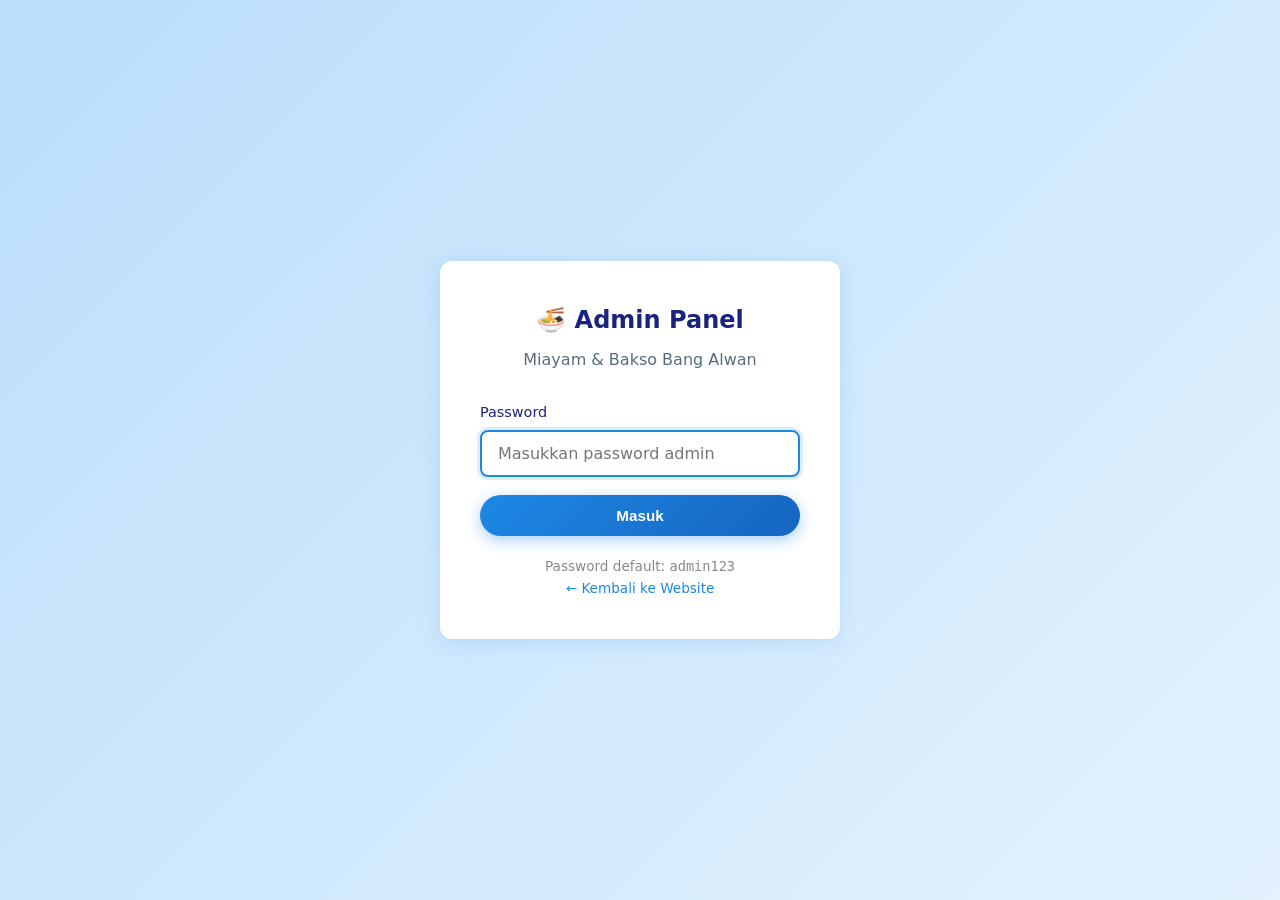
<file: miayam-bang-alwan/admin.html>
<!DOCTYPE html>
<html lang="id">
<head>
  <meta charset="UTF-8">
  <meta name="viewport" content="width=device-width, initial-scale=1.0">
  <title>Admin Panel - Miayam & Bakso Bang Alwan</title>
  <link rel="stylesheet" href="css/style.css">
  <link rel="icon" href="data:image/svg+xml,<svg xmlns='http://www.w3.org/2000/svg' viewBox='0 0 100 100'><text y='.9em' font-size='90'>🍜</text></svg>">
  <style>
    .badge-status {
      padding: 4px 10px;
      border-radius: 20px;
      font-size: 0.8rem;
      font-weight: 600;
    }
    .badge-status.baru { background: #BBDEFB; color: #1565C0; }
    .badge-status.diproses { background: #FFE0B2; color: #E65100; }
    .badge-status.dikirim { background: #C8E6C9; color: #2E7D32; }
    .badge-status.selesai { background: #E8F5E9; color: #1B5E20; }
    .badge-status.batal { background: #FFCDD2; color: #C62828; }
  </style>
</head>
<body>
  <!-- Login -->
  <div id="loginSection" class="login-page">
    <div class="login-card">
      <h2>🍜 Admin Panel</h2>
      <p class="subtitle">Miayam & Bakso Bang Alwan</p>
      <form onsubmit="login(event)">
        <div class="form-group">
          <label>Password</label>
          <input type="password" id="password" required placeholder="Masukkan password admin" autofocus>
        </div>
        <p id="loginError" style="color:#E53935;font-size:0.9rem;margin-bottom:12px;display:none;"></p>
        <button type="submit" class="btn btn-primary" style="width:100%;">Masuk</button>
      </form>
      <p style="text-align:center;margin-top:20px;font-size:0.85rem;color:#888;">
        Password default: <code>admin123</code><br>
        <a href="index.html" style="color:#1E88E5;">← Kembali ke Website</a>
      </p>
    </div>
  </div>

  <!-- Admin Dashboard -->
  <div id="adminSection" class="admin-layout" style="display:none;">
    <aside class="admin-sidebar">
      <div class="logo">🍜 Bang Alwan</div>
      <ul class="admin-nav">
        <li><a href="javascript:void(0)" data-page="dashboard" class="active" onclick="showPage('dashboard')">📊 Dashboard</a></li>
        <li><a href="javascript:void(0)" data-page="products" onclick="showPage('products')">🍜 Produk</a></li>
        <li><a href="javascript:void(0)" data-page="orders" onclick="showPage('orders')">📦 Pesanan</a></li>
        <li><a href="index.html" target="_blank">🌐 Lihat Website</a></li>
        <li><a href="javascript:void(0)" onclick="logout()" style="color:#EF9A9A;">🚪 Keluar</a></li>
      </ul>
    </aside>

    <main class="admin-content">
      <!-- Dashboard Page -->
      <div id="page-dashboard" class="admin-page">
        <div class="admin-header">
          <h2>Dashboard</h2>
          <span style="color:#666;">Selamat datang, Admin!</span>
        </div>
        <div class="stats-row">
          <div class="stat-card">
            <h3 id="statProducts">0</h3>
            <p>Total Produk</p>
          </div>
          <div class="stat-card">
            <h3 id="statOrders">0</h3>
            <p>Total Pesanan</p>
          </div>
          <div class="stat-card">
            <h3 id="statNew">0</h3>
            <p>Pesanan Baru</p>
          </div>
          <div class="stat-card">
            <h3 id="statRevenue">Rp 0</h3>
            <p>Total Pendapatan</p>
          </div>
        </div>
        <div class="table-wrap">
          <h3 style="padding:18px;">Pesanan Terbaru</h3>
          <table>
            <thead>
              <tr>
                <th>ID</th>
                <th>Pelanggan</th>
                <th>Total</th>
                <th>Status</th>
                <th>Tanggal</th>
              </tr>
            </thead>
            <tbody id="recentOrders"></tbody>
          </table>
        </div>
      </div>

      <!-- Products Page -->
      <div id="page-products" class="admin-page" style="display:none;">
        <div class="admin-header">
          <h2>Kelola Produk</h2>
          <button class="btn btn-primary" onclick="openProductModal()">+ Tambah Produk</button>
        </div>
        <div class="table-wrap">
          <table>
            <thead>
              <tr>
                <th>Gambar</th>
                <th>Nama</th>
                <th>Harga</th>
                <th>Kategori</th>
                <th>Badge</th>
                <th>Aksi</th>
              </tr>
            </thead>
            <tbody id="productsTable"></tbody>
          </table>
        </div>
      </div>

      <!-- Orders Page -->
      <div id="page-orders" class="admin-page" style="display:none;">
        <div class="admin-header">
          <h2>Kelola Pesanan</h2>
        </div>
        <div class="table-wrap">
          <table>
            <thead>
              <tr>
                <th>ID</th>
                <th>Pelanggan</th>
                <th>Item</th>
                <th>Total</th>
                <th>Status</th>
                <th>Tanggal</th>
                <th>Aksi</th>
              </tr>
            </thead>
            <tbody id="ordersTable"></tbody>
          </table>
        </div>
      </div>
    </main>
  </div>

  <!-- Product Modal -->
  <div class="modal-overlay" id="productModal">
    <div class="modal">
      <button class="close" onclick="document.getElementById('productModal').classList.remove('active')">&times;</button>
      <h3 id="modalTitle">Tambah Produk</h3>
      <form id="productForm" onsubmit="saveProduct(event)" style="margin-top:20px;">
        <input type="hidden" id="productId">
        <div class="form-group">
          <label>Nama Produk *</label>
          <input type="text" id="prodName" required>
        </div>
        <div class="form-group">
          <label>Deskripsi *</label>
          <textarea id="prodDesc" required></textarea>
        </div>
        <div class="form-group">
          <label>Harga (Rp) *</label>
          <input type="number" id="prodPrice" required min="0">
        </div>
        <div class="form-group">
          <label>URL Gambar</label>
          <input type="url" id="prodImage" placeholder="https://...">
        </div>
        <div class="form-group">
          <label>Kategori *</label>
          <select id="prodCategory" required>
            <option value="mie">Mie Ayam</option>
            <option value="bakso">Bakso</option>
            <option value="paket">Paket</option>
            <option value="minuman">Minuman</option>
          </select>
        </div>
        <div class="form-group">
          <label>Badge (opsional)</label>
          <input type="text" id="prodBadge" placeholder="Terlaris, Best Seller, dll">
        </div>
        <button type="submit" class="btn btn-primary" style="width:100%;">Simpan Produk</button>
      </form>
    </div>
  </div>

  <script src="js/admin.js"></script>
</body>
</html>
</file>
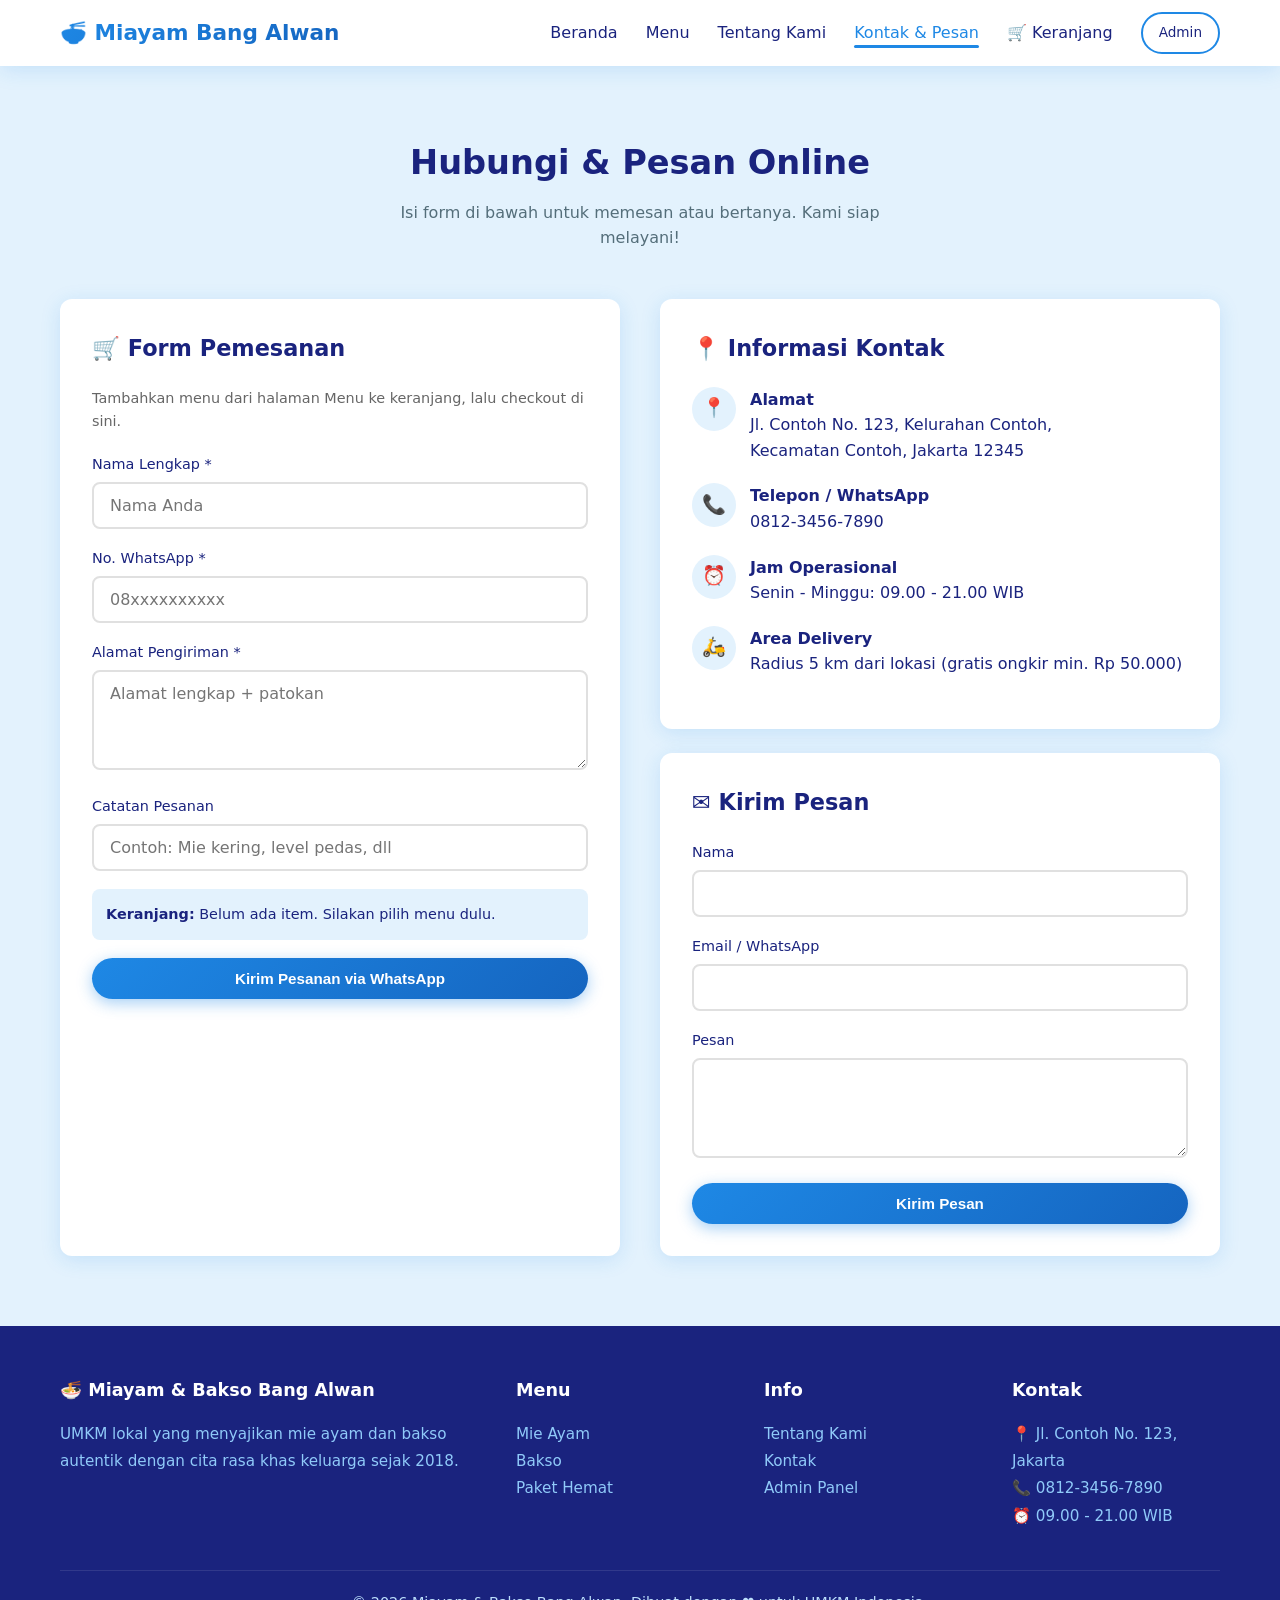
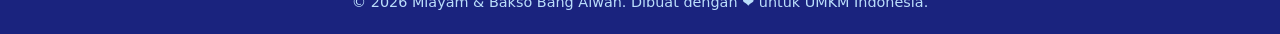
<file: miayam-bang-alwan/contact.html>
<!DOCTYPE html>
<html lang="id">
<head>
  <meta charset="UTF-8">
  <meta name="viewport" content="width=device-width, initial-scale=1.0">
  <title>Kontak & Pesan - Miayam & Bakso Bang Alwan</title>
  <link rel="stylesheet" href="css/style.css">
  <link rel="icon" href="data:image/svg+xml,<svg xmlns='http://www.w3.org/2000/svg' viewBox='0 0 100 100'><text y='.9em' font-size='90'>🍜</text></svg>">
</head>
<body>
  <nav class="navbar">
    <div class="container">
      <a href="index.html" class="logo"><span>🍜 Miayam Bang Alwan</span></a>
      <ul class="nav-links">
        <li><a href="index.html">Beranda</a></li>
        <li><a href="menu.html">Menu</a></li>
        <li><a href="about.html">Tentang Kami</a></li>
        <li><a href="contact.html" class="active">Kontak & Pesan</a></li>
        <li>
          <a href="javascript:void(0)" class="cart-btn" onclick="openCart()">
            🛒 Keranjang <span class="cart-count" style="display:none;">0</span>
          </a>
        </li>
        <li><a href="admin.html" class="btn btn-outline btn-sm">Admin</a></li>
      </ul>
      <div class="hamburger"><span></span><span></span><span></span></div>
    </div>
  </nav>

  <section class="section" id="order">
    <div class="container">
      <div class="section-title">
        <h2>Hubungi & Pesan Online</h2>
        <p>Isi form di bawah untuk memesan atau bertanya. Kami siap melayani!</p>
      </div>

      <div class="form-grid">
        <!-- Order Form -->
        <div class="form-card">
          <h3>🛒 Form Pemesanan</h3>
          <p style="color:#666;margin-bottom:20px;font-size:0.9rem;">Tambahkan menu dari halaman Menu ke keranjang, lalu checkout di sini.</p>
          <form id="orderFormPage" onsubmit="submitOrderFromPage(event)">
            <div class="form-group">
              <label>Nama Lengkap *</label>
              <input type="text" name="name" required placeholder="Nama Anda">
            </div>
            <div class="form-group">
              <label>No. WhatsApp *</label>
              <input type="tel" name="phone" required placeholder="08xxxxxxxxxx">
            </div>
            <div class="form-group">
              <label>Alamat Pengiriman *</label>
              <textarea name="address" required placeholder="Alamat lengkap + patokan"></textarea>
            </div>
            <div class="form-group">
              <label>Catatan Pesanan</label>
              <input type="text" name="note" placeholder="Contoh: Mie kering, level pedas, dll">
            </div>
            <div id="cartSummary" style="background:#E3F2FD;padding:14px;border-radius:8px;margin-bottom:18px;font-size:0.9rem;">
              <strong>Keranjang:</strong> <span id="cartItemsText">Belum ada item. Silakan pilih menu dulu.</span>
            </div>
            <button type="submit" class="btn btn-primary" style="width:100%;">Kirim Pesanan via WhatsApp</button>
          </form>
        </div>

        <!-- Contact Info + Message -->
        <div>
          <div class="form-card" style="margin-bottom:24px;">
            <h3>📍 Informasi Kontak</h3>
            <ul class="info-list">
              <li>
                <div class="icon">📍</div>
                <div>
                  <strong>Alamat</strong><br>
                  Jl. Contoh No. 123, Kelurahan Contoh,<br>Kecamatan Contoh, Jakarta 12345
                </div>
              </li>
              <li>
                <div class="icon">📞</div>
                <div>
                  <strong>Telepon / WhatsApp</strong><br>
                  0812-3456-7890
                </div>
              </li>
              <li>
                <div class="icon">⏰</div>
                <div>
                  <strong>Jam Operasional</strong><br>
                  Senin - Minggu: 09.00 - 21.00 WIB
                </div>
              </li>
              <li>
                <div class="icon">🛵</div>
                <div>
                  <strong>Area Delivery</strong><br>
                  Radius 5 km dari lokasi (gratis ongkir min. Rp 50.000)
                </div>
              </li>
            </ul>
          </div>

          <div class="form-card">
            <h3>✉️ Kirim Pesan</h3>
            <form id="contactForm">
              <div class="form-group">
                <label>Nama</label>
                <input type="text" name="cname" required>
              </div>
              <div class="form-group">
                <label>Email / WhatsApp</label>
                <input type="text" name="ccontact" required>
              </div>
              <div class="form-group">
                <label>Pesan</label>
                <textarea name="cmessage" required></textarea>
              </div>
              <button type="submit" class="btn btn-primary" style="width:100%;">Kirim Pesan</button>
            </form>
          </div>
        </div>
      </div>
    </div>
  </section>

  <footer class="footer">
    <div class="container">
      <div class="footer-grid">
        <div>
          <h4>🍜 Miayam & Bakso Bang Alwan</h4>
          <p>UMKM lokal yang menyajikan mie ayam dan bakso autentik dengan cita rasa khas keluarga sejak 2018.</p>
        </div>
        <div>
          <h4>Menu</h4>
          <p><a href="menu.html">Mie Ayam</a></p>
          <p><a href="menu.html">Bakso</a></p>
          <p><a href="menu.html">Paket Hemat</a></p>
        </div>
        <div>
          <h4>Info</h4>
          <p><a href="about.html">Tentang Kami</a></p>
          <p><a href="contact.html">Kontak</a></p>
          <p><a href="admin.html">Admin Panel</a></p>
        </div>
        <div>
          <h4>Kontak</h4>
          <p>📍 Jl. Contoh No. 123, Jakarta</p>
          <p>📞 0812-3456-7890</p>
          <p>⏰ 09.00 - 21.00 WIB</p>
        </div>
      </div>
      <div class="footer-bottom">
        &copy; 2026 Miayam & Bakso Bang Alwan. Dibuat dengan ❤️ untuk UMKM Indonesia.
      </div>
    </div>
  </footer>

  <div class="modal-overlay" id="cartModal">
    <div class="modal">
      <button class="close" onclick="document.getElementById('cartModal').classList.remove('active')">&times;</button>
      <h3 style="margin-bottom:16px;">🛒 Keranjang Belanja</h3>
      <div id="cartBody"></div>
    </div>
  </div>

  <script src="js/script.js"></script>
  <script>
    // Update cart summary on this page
    function updateCartSummary() {
      const cart = getCart();
      const el = document.getElementById('cartItemsText');
      if (!el) return;
      if (cart.length === 0) {
        el.textContent = 'Belum ada item. Silakan pilih menu dulu.';
      } else {
        const total = cart.reduce((s, i) => s + i.price * i.qty, 0);
        el.innerHTML = cart.map(i => `${i.name} x${i.qty}`).join(', ') + 
          ` <br><strong>Total: ${formatPrice(total)}</strong>`;
      }
    }

    function submitOrderFromPage(e) {
      e.preventDefault();
      const cart = getCart();
      if (cart.length === 0) {
        showToast('Keranjang masih kosong! Silakan pilih menu terlebih dahulu.', true);
        return;
      }
      const form = e.target;
      const order = {
        id: Date.now(),
        name: form.name.value,
        phone: form.phone.value,
        address: form.address.value,
        note: form.note.value || '',
        items: cart,
        total: cart.reduce((s, i) => s + i.price * i.qty, 0),
        status: 'Baru',
        date: new Date().toLocaleString('id-ID')
      };
      const orders = JSON.parse(localStorage.getItem('orders') || '[]');
      orders.unshift(order);
      localStorage.setItem('orders', JSON.stringify(orders));
      localStorage.setItem('cart', JSON.stringify([]));
      updateCartBadge();
      updateCartSummary();
      form.reset();
      showToast('Pesanan berhasil dikirim! Kami akan segera menghubungi Anda via WhatsApp.');
    }

    document.addEventListener('DOMContentLoaded', () => {
      updateCartSummary();
      // Refresh summary when cart changes
      setInterval(updateCartSummary, 2000);
    });
  </script>
</body>
</html>
</file>
<file: miayam-bang-alwan/css/style.css>
/* Miayam & Bakso Bang Alwan - Main Stylesheet */
:root {
  --primary: #1E88E5;
  --primary-dark: #1565C0;
  --primary-light: #64B5F6;
  --bg-light: #E3F2FD;
  --bg-white: #FFFFFF;
  --text-dark: #1A237E;
  --text-muted: #546E7A;
  --accent: #FF7043;
  --success: #43A047;
  --danger: #E53935;
  --shadow: 0 4px 20px rgba(30, 136, 229, 0.15);
  --radius: 12px;
  --transition: all 0.3s ease;
}

* {
  margin: 0;
  padding: 0;
  box-sizing: border-box;
}

body {
  font-family: 'Segoe UI', system-ui, -apple-system, sans-serif;
  background: var(--bg-light);
  color: var(--text-dark);
  line-height: 1.6;
  overflow-x: hidden;
}

a {
  text-decoration: none;
  color: inherit;
}

img {
  max-width: 100%;
  height: auto;
  display: block;
}

.container {
  width: 100%;
  max-width: 1200px;
  margin: 0 auto;
  padding: 0 20px;
}

/* Navbar */
.navbar {
  background: var(--bg-white);
  box-shadow: var(--shadow);
  position: sticky;
  top: 0;
  z-index: 1000;
  padding: 12px 0;
}

.navbar .container {
  display: flex;
  align-items: center;
  justify-content: space-between;
}

.logo {
  display: flex;
  align-items: center;
  gap: 10px;
  font-weight: 700;
  font-size: 1.35rem;
  color: var(--primary-dark);
}

.logo span {
  background: linear-gradient(135deg, var(--primary), var(--primary-dark));
  -webkit-background-clip: text;
  -webkit-text-fill-color: transparent;
  background-clip: text;
}

.nav-links {
  display: flex;
  gap: 28px;
  list-style: none;
  align-items: center;
}

.nav-links a {
  font-weight: 500;
  color: var(--text-dark);
  transition: var(--transition);
  position: relative;
}

.nav-links a:hover,
.nav-links a.active {
  color: var(--primary);
}

.nav-links a.active::after {
  content: '';
  position: absolute;
  bottom: -6px;
  left: 0;
  width: 100%;
  height: 3px;
  background: var(--primary);
  border-radius: 2px;
}

.btn {
  display: inline-flex;
  align-items: center;
  justify-content: center;
  gap: 8px;
  padding: 12px 24px;
  border-radius: 50px;
  font-weight: 600;
  border: none;
  cursor: pointer;
  transition: var(--transition);
  font-size: 0.95rem;
}

.btn-primary {
  background: linear-gradient(135deg, var(--primary), var(--primary-dark));
  color: white;
  box-shadow: 0 4px 15px rgba(30, 136, 229, 0.4);
}

.btn-primary:hover {
  transform: translateY(-2px);
  box-shadow: 0 6px 20px rgba(30, 136, 229, 0.5);
}

.btn-outline {
  background: transparent;
  border: 2px solid var(--primary);
  color: var(--primary);
}

.btn-outline:hover {
  background: var(--primary);
  color: white;
}

.btn-accent {
  background: var(--accent);
  color: white;
}

.btn-sm {
  padding: 8px 16px;
  font-size: 0.85rem;
}

.hamburger {
  display: none;
  flex-direction: column;
  gap: 5px;
  cursor: pointer;
  padding: 8px;
}

.hamburger span {
  width: 26px;
  height: 3px;
  background: var(--primary-dark);
  border-radius: 2px;
  transition: var(--transition);
}

/* Hero */
.hero {
  background: linear-gradient(135deg, #BBDEFB 0%, #E3F2FD 50%, #FFFFFF 100%);
  padding: 80px 0 60px;
  position: relative;
  overflow: hidden;
}

.hero .container {
  display: grid;
  grid-template-columns: 1fr 1fr;
  gap: 40px;
  align-items: center;
}

.hero-content h1 {
  font-size: 2.8rem;
  line-height: 1.2;
  margin-bottom: 16px;
  color: var(--text-dark);
}

.hero-content h1 span {
  color: var(--primary);
}

.hero-content p {
  font-size: 1.15rem;
  color: var(--text-muted);
  margin-bottom: 28px;
  max-width: 480px;
}

.hero-buttons {
  display: flex;
  gap: 16px;
  flex-wrap: wrap;
}

.hero-image {
  position: relative;
  text-align: center;
}

.hero-image img {
  border-radius: 20px;
  box-shadow: var(--shadow);
  max-height: 420px;
  object-fit: cover;
  margin: 0 auto;
}

.badge-float {
  position: absolute;
  background: white;
  padding: 12px 18px;
  border-radius: 12px;
  box-shadow: var(--shadow);
  font-weight: 600;
  font-size: 0.9rem;
}

.badge-float.top {
  top: 20px;
  left: 10px;
}

.badge-float.bottom {
  bottom: 30px;
  right: 10px;
}

/* Sections */
.section {
  padding: 70px 0;
}

.section-title {
  text-align: center;
  margin-bottom: 48px;
}

.section-title h2 {
  font-size: 2.1rem;
  color: var(--text-dark);
  margin-bottom: 10px;
}

.section-title p {
  color: var(--text-muted);
  max-width: 560px;
  margin: 0 auto;
}

/* Cards Grid */
.products-grid {
  display: grid;
  grid-template-columns: repeat(auto-fill, minmax(280px, 1fr));
  gap: 28px;
}

.product-card {
  background: var(--bg-white);
  border-radius: var(--radius);
  overflow: hidden;
  box-shadow: var(--shadow);
  transition: var(--transition);
  display: flex;
  flex-direction: column;
}

.product-card:hover {
  transform: translateY(-8px);
  box-shadow: 0 12px 30px rgba(30, 136, 229, 0.25);
}

.product-card .img-wrap {
  height: 200px;
  overflow: hidden;
  position: relative;
}

.product-card .img-wrap img {
  width: 100%;
  height: 100%;
  object-fit: cover;
  transition: transform 0.5s ease;
}

.product-card:hover .img-wrap img {
  transform: scale(1.08);
}

.product-card .badge {
  position: absolute;
  top: 12px;
  left: 12px;
  background: var(--accent);
  color: white;
  padding: 4px 12px;
  border-radius: 20px;
  font-size: 0.75rem;
  font-weight: 600;
}

.product-card .content {
  padding: 20px;
  flex: 1;
  display: flex;
  flex-direction: column;
}

.product-card h3 {
  font-size: 1.2rem;
  margin-bottom: 8px;
}

.product-card .desc {
  color: var(--text-muted);
  font-size: 0.9rem;
  margin-bottom: 16px;
  flex: 1;
}

.product-card .price-row {
  display: flex;
  align-items: center;
  justify-content: space-between;
  margin-top: auto;
}

.product-card .price {
  font-size: 1.25rem;
  font-weight: 700;
  color: var(--primary-dark);
}

/* About */
.about-grid {
  display: grid;
  grid-template-columns: 1fr 1fr;
  gap: 50px;
  align-items: center;
}

.about-img img {
  border-radius: var(--radius);
  box-shadow: var(--shadow);
}

.about-content h2 {
  font-size: 2rem;
  margin-bottom: 16px;
}

.about-content p {
  color: var(--text-muted);
  margin-bottom: 16px;
}

.stats {
  display: flex;
  gap: 30px;
  margin-top: 24px;
}

.stat-item h3 {
  font-size: 1.8rem;
  color: var(--primary);
}

.stat-item p {
  font-size: 0.9rem;
  color: var(--text-muted);
}

/* Testimonials */
.testimonials-grid {
  display: grid;
  grid-template-columns: repeat(auto-fit, minmax(300px, 1fr));
  gap: 24px;
}

.testimonial-card {
  background: white;
  padding: 28px;
  border-radius: var(--radius);
  box-shadow: var(--shadow);
}

.testimonial-card .stars {
  color: #FFB300;
  margin-bottom: 12px;
  font-size: 1.1rem;
}

.testimonial-card p {
  font-style: italic;
  color: var(--text-muted);
  margin-bottom: 16px;
}

.testimonial-card .author {
  font-weight: 600;
  color: var(--text-dark);
}

/* Contact & Order */
.form-grid {
  display: grid;
  grid-template-columns: 1fr 1fr;
  gap: 40px;
}

.form-card {
  background: white;
  padding: 32px;
  border-radius: var(--radius);
  box-shadow: var(--shadow);
}

.form-card h3 {
  margin-bottom: 20px;
  font-size: 1.4rem;
}

.form-group {
  margin-bottom: 18px;
}

.form-group label {
  display: block;
  font-weight: 500;
  margin-bottom: 6px;
  font-size: 0.9rem;
}

.form-group input,
.form-group select,
.form-group textarea {
  width: 100%;
  padding: 12px 16px;
  border: 2px solid #E0E0E0;
  border-radius: 8px;
  font-size: 1rem;
  transition: var(--transition);
  font-family: inherit;
}

.form-group input:focus,
.form-group select:focus,
.form-group textarea:focus {
  outline: none;
  border-color: var(--primary);
  box-shadow: 0 0 0 3px rgba(30, 136, 229, 0.15);
}

.form-group textarea {
  resize: vertical;
  min-height: 100px;
}

.info-list {
  list-style: none;
}

.info-list li {
  display: flex;
  align-items: flex-start;
  gap: 14px;
  margin-bottom: 20px;
}

.info-list .icon {
  width: 44px;
  height: 44px;
  background: var(--bg-light);
  border-radius: 50%;
  display: flex;
  align-items: center;
  justify-content: center;
  font-size: 1.2rem;
  flex-shrink: 0;
}

/* Footer */
.footer {
  background: var(--text-dark);
  color: #BBDEFB;
  padding: 50px 0 20px;
}

.footer-grid {
  display: grid;
  grid-template-columns: 2fr 1fr 1fr 1fr;
  gap: 40px;
  margin-bottom: 40px;
}

.footer h4 {
  color: white;
  margin-bottom: 16px;
  font-size: 1.1rem;
}

.footer p, .footer a {
  color: #90CAF9;
  font-size: 0.95rem;
  line-height: 1.8;
}

.footer a:hover {
  color: white;
}

.footer-bottom {
  border-top: 1px solid rgba(255,255,255,0.1);
  padding-top: 20px;
  text-align: center;
  font-size: 0.9rem;
}

/* Cart Badge */
.cart-btn {
  position: relative;
}

.cart-count {
  position: absolute;
  top: -8px;
  right: -8px;
  background: var(--accent);
  color: white;
  font-size: 0.7rem;
  width: 20px;
  height: 20px;
  border-radius: 50%;
  display: flex;
  align-items: center;
  justify-content: center;
  font-weight: 700;
}

/* Modal */
.modal-overlay {
  position: fixed;
  inset: 0;
  background: rgba(0,0,0,0.5);
  display: none;
  align-items: center;
  justify-content: center;
  z-index: 2000;
  padding: 20px;
}

.modal-overlay.active {
  display: flex;
}

.modal {
  background: white;
  border-radius: var(--radius);
  max-width: 480px;
  width: 100%;
  max-height: 90vh;
  overflow-y: auto;
  padding: 28px;
  position: relative;
}

.modal .close {
  position: absolute;
  top: 16px;
  right: 16px;
  background: none;
  border: none;
  font-size: 1.5rem;
  cursor: pointer;
  color: var(--text-muted);
}

/* Toast */
.toast {
  position: fixed;
  bottom: 30px;
  right: 30px;
  background: var(--success);
  color: white;
  padding: 14px 24px;
  border-radius: 8px;
  box-shadow: 0 4px 20px rgba(0,0,0,0.2);
  transform: translateY(100px);
  opacity: 0;
  transition: var(--transition);
  z-index: 3000;
}

.toast.show {
  transform: translateY(0);
  opacity: 1;
}

.toast.error {
  background: var(--danger);
}

/* Admin specific */
.admin-layout {
  display: grid;
  grid-template-columns: 240px 1fr;
  min-height: 100vh;
}

.admin-sidebar {
  background: var(--text-dark);
  color: white;
  padding: 24px 0;
}

.admin-sidebar .logo {
  padding: 0 20px 24px;
  border-bottom: 1px solid rgba(255,255,255,0.1);
  margin-bottom: 20px;
  color: white;
}

.admin-nav {
  list-style: none;
}

.admin-nav a {
  display: block;
  padding: 12px 24px;
  color: #90CAF9;
  transition: var(--transition);
}

.admin-nav a:hover,
.admin-nav a.active {
  background: rgba(255,255,255,0.1);
  color: white;
}

.admin-content {
  padding: 30px;
  background: #F5F7FA;
}

.admin-header {
  display: flex;
  justify-content: space-between;
  align-items: center;
  margin-bottom: 30px;
}

.stats-row {
  display: grid;
  grid-template-columns: repeat(auto-fit, minmax(200px, 1fr));
  gap: 20px;
  margin-bottom: 30px;
}

.stat-card {
  background: white;
  padding: 24px;
  border-radius: var(--radius);
  box-shadow: var(--shadow);
}

.stat-card h3 {
  font-size: 1.8rem;
  color: var(--primary);
}

.stat-card p {
  color: var(--text-muted);
  font-size: 0.9rem;
}

.table-wrap {
  background: white;
  border-radius: var(--radius);
  box-shadow: var(--shadow);
  overflow: hidden;
}

table {
  width: 100%;
  border-collapse: collapse;
}

th, td {
  padding: 14px 18px;
  text-align: left;
  border-bottom: 1px solid #EEE;
}

th {
  background: var(--bg-light);
  font-weight: 600;
  font-size: 0.9rem;
}

.action-btns {
  display: flex;
  gap: 8px;
}

/* Login */
.login-page {
  min-height: 100vh;
  display: flex;
  align-items: center;
  justify-content: center;
  background: linear-gradient(135deg, #BBDEFB, #E3F2FD);
}

.login-card {
  background: white;
  padding: 40px;
  border-radius: var(--radius);
  box-shadow: var(--shadow);
  width: 100%;
  max-width: 400px;
}

.login-card h2 {
  text-align: center;
  margin-bottom: 8px;
}

.login-card .subtitle {
  text-align: center;
  color: var(--text-muted);
  margin-bottom: 28px;
}

/* Responsive */
@media (max-width: 992px) {
  .hero .container,
  .about-grid,
  .form-grid {
    grid-template-columns: 1fr;
  }

  .hero-content {
    text-align: center;
  }

  .hero-content p {
    margin-left: auto;
    margin-right: auto;
  }

  .hero-buttons {
    justify-content: center;
  }

  .footer-grid {
    grid-template-columns: 1fr 1fr;
  }

  .admin-layout {
    grid-template-columns: 1fr;
  }

  .admin-sidebar {
    display: none;
  }
}

@media (max-width: 768px) {
  .nav-links {
    position: fixed;
    top: 70px;
    left: 0;
    right: 0;
    background: white;
    flex-direction: column;
    padding: 20px;
    gap: 16px;
    box-shadow: var(--shadow);
    transform: translateY(-150%);
    transition: var(--transition);
    z-index: 999;
  }

  .nav-links.open {
    transform: translateY(0);
  }

  .hamburger {
    display: flex;
  }

  .hero-content h1 {
    font-size: 2rem;
  }

  .section {
    padding: 50px 0;
  }

  .footer-grid {
    grid-template-columns: 1fr;
  }

  .stats {
    flex-wrap: wrap;
  }
}

@media (max-width: 480px) {
  .hero {
    padding: 50px 0 40px;
  }

  .product-card .img-wrap {
    height: 180px;
  }

  .btn {
    padding: 10px 18px;
  }
}
</file>
